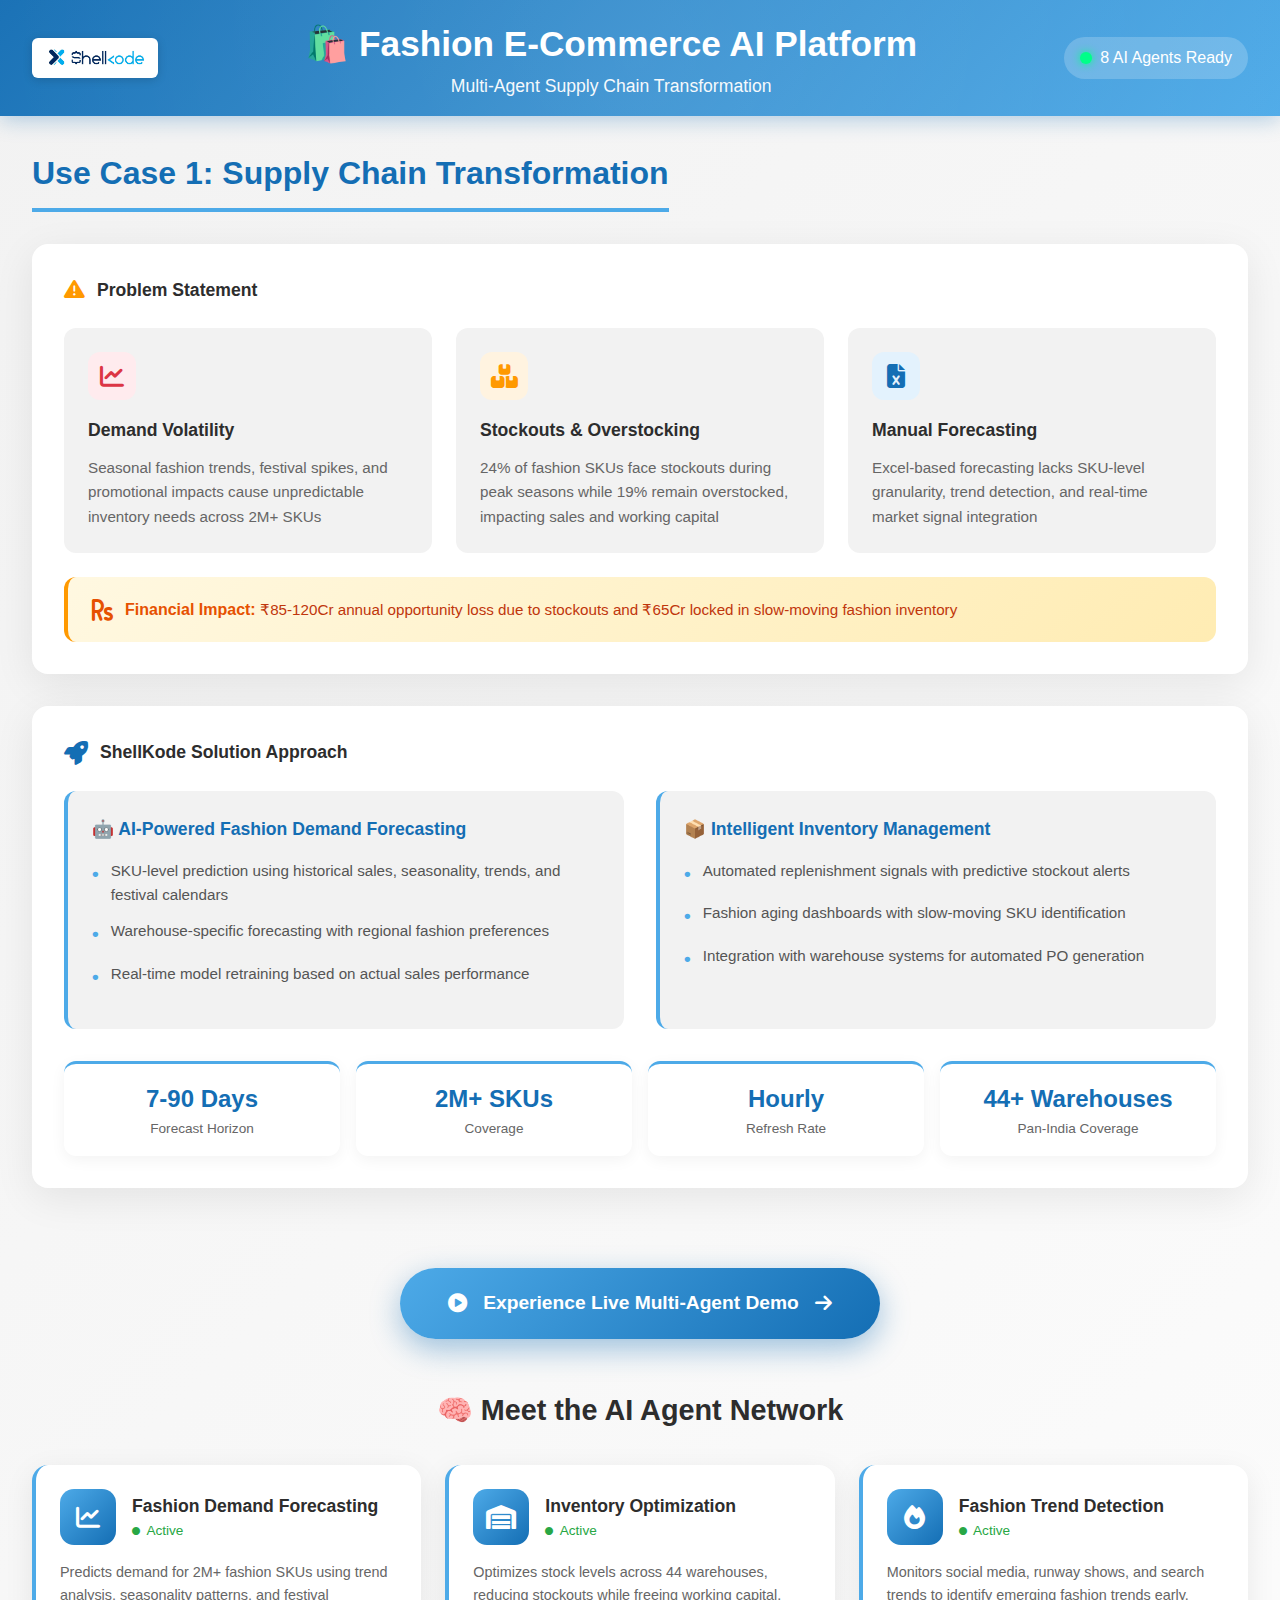
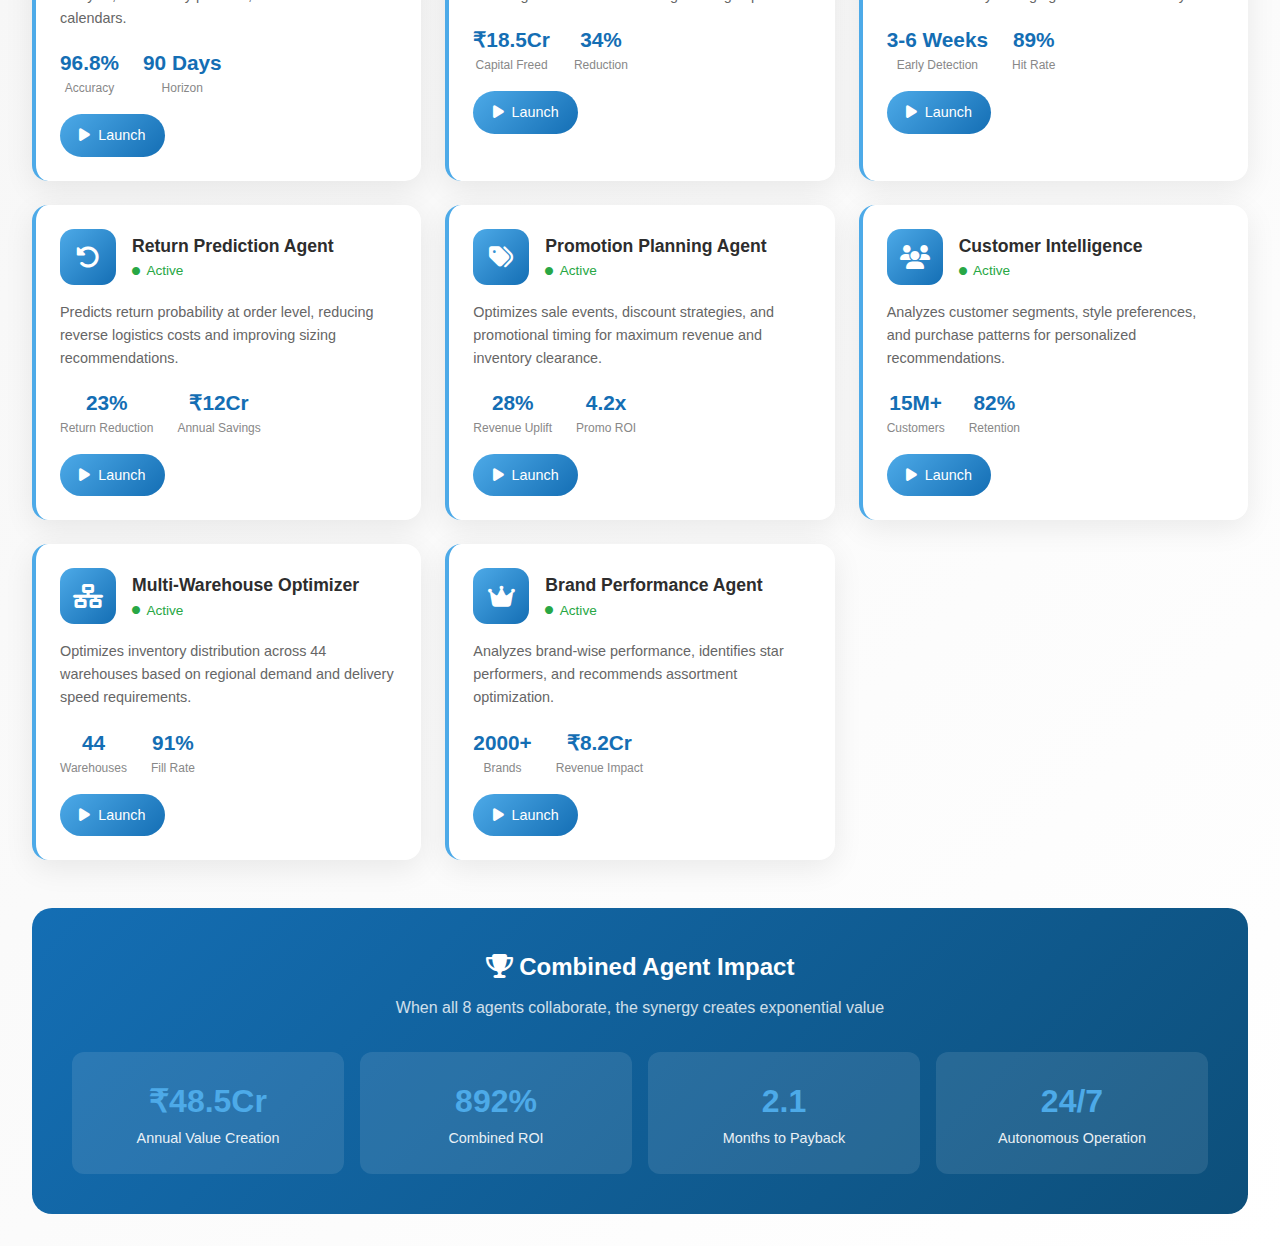
<file: index.html>
<!DOCTYPE html>
<html lang="en">
<head>
    <meta charset="UTF-8">
    <meta name="viewport" content="width=device-width, initial-scale=1.0">
    <title>ShellKode AI - Fashion E-Commerce Supply Chain Transformation</title>
    <link href="https://cdnjs.cloudflare.com/ajax/libs/font-awesome/6.4.0/css/all.min.css" rel="stylesheet">
    <style>
        :root {
            --primary-blue: #4daae8;
            --dark-blue: #146eb4;
            --light-gray: #f2f2f2;
            --white: #ffffff;
            --dark-text: #2d2d2d;
            --success-green: #28a745;
            --warning-orange: #ff9900;
            --danger-red: #dc3545;
        }

        * { margin: 0; padding: 0; box-sizing: border-box; }

        body {
            font-family: 'Segoe UI', -apple-system, BlinkMacSystemFont, sans-serif;
            background: linear-gradient(135deg, var(--light-gray) 0%, var(--white) 100%);
            color: var(--dark-text);
            line-height: 1.6;
        }

        .header {
            background: linear-gradient(135deg, var(--dark-blue) 0%, var(--primary-blue) 100%);
            color: white;
            padding: 1rem 2rem;
            box-shadow: 0 4px 20px rgba(20, 110, 180, 0.3);
            display: flex;
            justify-content: space-between;
            align-items: center;
            flex-wrap: wrap;
            position: relative;
            overflow: hidden;
        }

        .header::before {
            content: '';
            position: absolute;
            top: -50%;
            right: -50%;
            width: 200%;
            height: 200%;
            background: radial-gradient(circle, rgba(255,255,255,0.1) 0%, transparent 70%);
            animation: pulse 4s ease-in-out infinite;
        }

        @keyframes pulse {
            0%, 100% { opacity: 0.5; transform: scale(1); }
            50% { opacity: 0.8; transform: scale(1.1); }
        }

        .logo-img {
            width: 126px;
            height: auto;
            display: block;
            background: white;
            padding: 8px 12px;
            border-radius: 6px;
            box-shadow: 0 2px 10px rgba(0,0,0,0.15);
            z-index: 10;
        }

        .title-section {
            flex: 1;
            z-index: 10;
            text-align: center;
        }

        .title-section h1 {
            font-size: 2.2rem;
            font-weight: 700;
        }

        .subtitle {
            font-size: 1.1rem;
            opacity: 0.95;
        }

        .ai-status {
            display: flex;
            align-items: center;
            gap: 0.5rem;
            background: rgba(255,255,255,0.2);
            padding: 0.5rem 1rem;
            border-radius: 25px;
            z-index: 10;
        }

        .ai-pulse {
            width: 12px;
            height: 12px;
            background: #00ff88;
            border-radius: 50%;
            animation: aiPulse 2s infinite;
            box-shadow: 0 0 10px #00ff88;
        }

        @keyframes aiPulse {
            0%, 100% { opacity: 1; transform: scale(1); }
            50% { opacity: 0.6; transform: scale(1.3); }
        }

        .container {
            max-width: 1400px;
            margin: 0 auto;
            padding: 2rem;
        }

        .use-case-title {
            font-size: 2rem;
            color: var(--dark-blue);
            font-weight: 700;
            border-bottom: 4px solid var(--primary-blue);
            padding-bottom: 0.5rem;
            display: inline-block;
            margin-bottom: 2rem;
        }

        .problem-section, .solution-section {
            background: white;
            border-radius: 16px;
            padding: 2rem;
            margin-bottom: 2rem;
            box-shadow: 0 10px 40px rgba(0,0,0,0.08);
        }

        .section-header {
            display: flex;
            align-items: center;
            gap: 0.75rem;
            margin-bottom: 1.5rem;
            font-size: 1.1rem;
            font-weight: 600;
        }

        .section-header i { color: var(--warning-orange); font-size: 1.3rem; }

        .problems-grid {
            display: grid;
            grid-template-columns: repeat(auto-fit, minmax(280px, 1fr));
            gap: 1.5rem;
            margin-bottom: 1.5rem;
        }

        .problem-card {
            background: var(--light-gray);
            border-radius: 12px;
            padding: 1.5rem;
            transition: all 0.3s ease;
        }

        .problem-card:hover {
            transform: translateY(-3px);
            box-shadow: 0 8px 25px rgba(0,0,0,0.1);
        }

        .problem-icon {
            width: 48px;
            height: 48px;
            border-radius: 12px;
            display: flex;
            align-items: center;
            justify-content: center;
            margin-bottom: 1rem;
            font-size: 1.5rem;
        }

        .problem-icon.red { background: #ffebee; color: var(--danger-red); }
        .problem-icon.orange { background: #fff3e0; color: var(--warning-orange); }
        .problem-icon.blue { background: #e3f2fd; color: var(--dark-blue); }

        .problem-card h3 {
            font-size: 1.1rem;
            margin-bottom: 0.75rem;
            font-weight: 600;
        }

        .problem-card p {
            font-size: 0.95rem;
            color: #666;
        }

        .financial-impact {
            background: linear-gradient(135deg, #fff8e1 0%, #ffecb3 100%);
            border-radius: 12px;
            padding: 1.25rem 1.5rem;
            display: flex;
            align-items: center;
            gap: 0.75rem;
            border-left: 4px solid var(--warning-orange);
        }

        .financial-impact strong { color: #e65100; }
        .financial-impact span { color: #bf360c; font-size: 0.95rem; }

        .solution-header {
            display: flex;
            align-items: center;
            gap: 0.75rem;
            margin-bottom: 1.5rem;
        }

        .solution-header i { color: var(--dark-blue); font-size: 1.5rem; }
        .solution-header span { font-size: 1.1rem; font-weight: 600; }

        .solutions-grid {
            display: grid;
            grid-template-columns: repeat(auto-fit, minmax(350px, 1fr));
            gap: 2rem;
            margin-bottom: 2rem;
        }

        .solution-card {
            background: var(--light-gray);
            border-radius: 12px;
            padding: 1.5rem;
            border-left: 4px solid var(--primary-blue);
        }

        .solution-card h3 {
            color: var(--dark-blue);
            font-size: 1.1rem;
            margin-bottom: 1rem;
            font-weight: 600;
        }

        .solution-card ul { list-style: none; }

        .solution-card li {
            display: flex;
            align-items: flex-start;
            gap: 0.75rem;
            margin-bottom: 0.75rem;
            font-size: 0.95rem;
            color: #555;
        }

        .solution-card li::before {
            content: '•';
            color: var(--primary-blue);
            font-weight: bold;
            font-size: 1.2rem;
        }

        .metrics-bar {
            display: grid;
            grid-template-columns: repeat(4, 1fr);
            gap: 1rem;
        }

        .metric-item {
            text-align: center;
            padding: 1rem;
            background: white;
            border-radius: 12px;
            box-shadow: 0 4px 15px rgba(0,0,0,0.05);
            border-top: 3px solid var(--primary-blue);
        }

        .metric-value {
            font-size: 1.5rem;
            font-weight: 700;
            color: var(--dark-blue);
        }

        .metric-label {
            font-size: 0.85rem;
            color: #666;
        }

        .cta-section {
            text-align: center;
            padding: 3rem 0;
        }

        .cta-button {
            display: inline-flex;
            align-items: center;
            gap: 1rem;
            background: linear-gradient(135deg, var(--primary-blue) 0%, var(--dark-blue) 100%);
            color: white;
            padding: 1.25rem 3rem;
            border-radius: 50px;
            font-size: 1.2rem;
            font-weight: 600;
            text-decoration: none;
            transition: all 0.3s ease;
            box-shadow: 0 10px 30px rgba(20, 110, 180, 0.4);
        }

        .cta-button:hover {
            transform: translateY(-3px) scale(1.02);
            box-shadow: 0 15px 40px rgba(20, 110, 180, 0.5);
        }

        .agents-section h2 {
            font-size: 1.8rem;
            text-align: center;
            margin-bottom: 2rem;
        }

        .agents-grid {
            display: grid;
            grid-template-columns: repeat(auto-fit, minmax(320px, 1fr));
            gap: 1.5rem;
        }

        .agent-card {
            background: white;
            border-radius: 16px;
            padding: 1.5rem;
            box-shadow: 0 8px 30px rgba(0,0,0,0.08);
            transition: all 0.3s ease;
            border-left: 4px solid var(--primary-blue);
            cursor: pointer;
        }

        .agent-card:hover {
            transform: translateY(-5px);
            box-shadow: 0 15px 50px rgba(20, 110, 180, 0.15);
        }

        .agent-header {
            display: flex;
            align-items: center;
            gap: 1rem;
            margin-bottom: 1rem;
        }

        .agent-icon {
            width: 56px;
            height: 56px;
            background: linear-gradient(135deg, var(--primary-blue), var(--dark-blue));
            border-radius: 14px;
            display: flex;
            align-items: center;
            justify-content: center;
            color: white;
            font-size: 1.5rem;
        }

        .agent-info h3 {
            font-size: 1.1rem;
            font-weight: 600;
        }

        .agent-status {
            display: flex;
            align-items: center;
            gap: 0.4rem;
            font-size: 0.85rem;
            color: var(--success-green);
        }

        .agent-status i { font-size: 0.5rem; }

        .agent-description {
            font-size: 0.9rem;
            color: #666;
            margin-bottom: 1rem;
        }

        .agent-metrics { display: flex; gap: 1.5rem; }

        .agent-metric { text-align: center; }

        .agent-metric-value {
            font-size: 1.3rem;
            font-weight: 700;
            color: var(--dark-blue);
        }

        .agent-metric-label { font-size: 0.75rem; color: #888; }

        .launch-btn {
            display: inline-flex;
            align-items: center;
            gap: 0.5rem;
            background: linear-gradient(135deg, var(--primary-blue), var(--dark-blue));
            color: white;
            padding: 0.6rem 1.2rem;
            border-radius: 25px;
            font-size: 0.9rem;
            text-decoration: none;
            margin-top: 1rem;
            transition: all 0.3s ease;
        }

        .launch-btn:hover {
            transform: scale(1.05);
            box-shadow: 0 5px 20px rgba(20, 110, 180, 0.4);
        }

        .footer-stats {
            background: linear-gradient(135deg, var(--dark-blue) 0%, #0d4f7a 100%);
            border-radius: 20px;
            padding: 2.5rem;
            margin-top: 3rem;
            color: white;
        }

        .footer-stats h2 {
            text-align: center;
            margin-bottom: 0.5rem;
        }

        .footer-stats > p {
            text-align: center;
            opacity: 0.8;
            margin-bottom: 2rem;
        }

        .footer-metrics {
            display: grid;
            grid-template-columns: repeat(4, 1fr);
            gap: 1rem;
        }

        .footer-metric {
            text-align: center;
            padding: 1.5rem;
            background: rgba(255,255,255,0.1);
            border-radius: 12px;
        }

        .footer-metric-value {
            font-size: 2rem;
            font-weight: 700;
            color: var(--primary-blue);
        }

        .footer-metric-label {
            font-size: 0.9rem;
            opacity: 0.9;
        }

        .processing-overlay {
            display: none;
            position: fixed;
            top: 0;
            left: 0;
            width: 100%;
            height: 100%;
            background: rgba(0,0,0,0.8);
            z-index: 1000;
            justify-content: center;
            align-items: center;
        }

        .processing-content { text-align: center; color: white; }

        .processing-spinner {
            width: 80px;
            height: 80px;
            border: 4px solid rgba(255,255,255,0.2);
            border-top-color: var(--primary-blue);
            border-radius: 50%;
            animation: spin 1s linear infinite;
            margin: 0 auto 2rem;
        }

        @keyframes spin { to { transform: rotate(360deg); } }

        @media (max-width: 768px) {
            .header { flex-direction: column; text-align: center; gap: 1rem; }
            .metrics-bar, .footer-metrics { grid-template-columns: repeat(2, 1fr); }
            .agents-grid { grid-template-columns: 1fr; }
        }
    </style>
</head>
<body>
    <header class="header">
        <img src="shellkode.png" alt="ShellKode" class="logo-img">
        <div class="title-section">
            <h1>🛍️ Fashion E-Commerce AI Platform</h1>
            <p class="subtitle">Multi-Agent Supply Chain Transformation</p>
        </div>
        <div class="ai-status">
            <div class="ai-pulse"></div>
            <span>8 AI Agents Ready</span>
        </div>
    </header>

    <div class="container">
        <h2 class="use-case-title">Use Case 1: Supply Chain Transformation</h2>

        <div class="problem-section">
            <div class="section-header">
                <i class="fas fa-exclamation-triangle"></i>
                <span>Problem Statement</span>
            </div>
            <div class="problems-grid">
                <div class="problem-card">
                    <div class="problem-icon red"><i class="fas fa-chart-line"></i></div>
                    <h3>Demand Volatility</h3>
                    <p>Seasonal fashion trends, festival spikes, and promotional impacts cause unpredictable inventory needs across 2M+ SKUs</p>
                </div>
                <div class="problem-card">
                    <div class="problem-icon orange"><i class="fas fa-boxes"></i></div>
                    <h3>Stockouts & Overstocking</h3>
                    <p>24% of fashion SKUs face stockouts during peak seasons while 19% remain overstocked, impacting sales and working capital</p>
                </div>
                <div class="problem-card">
                    <div class="problem-icon blue"><i class="fas fa-file-excel"></i></div>
                    <h3>Manual Forecasting</h3>
                    <p>Excel-based forecasting lacks SKU-level granularity, trend detection, and real-time market signal integration</p>
                </div>
            </div>
            <div class="financial-impact">
                <i class="fas fa-rupee-sign" style="font-size: 1.5rem; color: #e65100;"></i>
                <div>
                    <strong>Financial Impact:</strong>
                    <span>₹85-120Cr annual opportunity loss due to stockouts and ₹65Cr locked in slow-moving fashion inventory</span>
                </div>
            </div>
        </div>

        <div class="solution-section">
            <div class="solution-header">
                <i class="fas fa-rocket"></i>
                <span>ShellKode Solution Approach</span>
            </div>
            <div class="solutions-grid">
                <div class="solution-card">
                    <h3>🤖 AI-Powered Fashion Demand Forecasting</h3>
                    <ul>
                        <li>SKU-level prediction using historical sales, seasonality, trends, and festival calendars</li>
                        <li>Warehouse-specific forecasting with regional fashion preferences</li>
                        <li>Real-time model retraining based on actual sales performance</li>
                    </ul>
                </div>
                <div class="solution-card">
                    <h3>📦 Intelligent Inventory Management</h3>
                    <ul>
                        <li>Automated replenishment signals with predictive stockout alerts</li>
                        <li>Fashion aging dashboards with slow-moving SKU identification</li>
                        <li>Integration with warehouse systems for automated PO generation</li>
                    </ul>
                </div>
            </div>
            <div class="metrics-bar">
                <div class="metric-item">
                    <div class="metric-value">7-90 Days</div>
                    <div class="metric-label">Forecast Horizon</div>
                </div>
                <div class="metric-item">
                    <div class="metric-value">2M+ SKUs</div>
                    <div class="metric-label">Coverage</div>
                </div>
                <div class="metric-item">
                    <div class="metric-value">Hourly</div>
                    <div class="metric-label">Refresh Rate</div>
                </div>
                <div class="metric-item">
                    <div class="metric-value">44+ Warehouses</div>
                    <div class="metric-label">Pan-India Coverage</div>
                </div>
            </div>
        </div>

        <div class="cta-section">
            <a href="integrated-workflow.html" class="cta-button">
                <i class="fas fa-play-circle"></i>
                Experience Live Multi-Agent Demo
                <i class="fas fa-arrow-right"></i>
            </a>
        </div>

        <div class="agents-section">
            <h2>🧠 Meet the AI Agent Network</h2>
            <div class="agents-grid">
                <div class="agent-card" onclick="launchAgent('demand-forecasting-agent.html')">
                    <div class="agent-header">
                        <div class="agent-icon"><i class="fas fa-chart-line"></i></div>
                        <div class="agent-info">
                            <h3>Fashion Demand Forecasting</h3>
                            <div class="agent-status"><i class="fas fa-circle"></i> Active</div>
                        </div>
                    </div>
                    <p class="agent-description">Predicts demand for 2M+ fashion SKUs using trend analysis, seasonality patterns, and festival calendars.</p>
                    <div class="agent-metrics">
                        <div class="agent-metric">
                            <div class="agent-metric-value">96.8%</div>
                            <div class="agent-metric-label">Accuracy</div>
                        </div>
                        <div class="agent-metric">
                            <div class="agent-metric-value">90 Days</div>
                            <div class="agent-metric-label">Horizon</div>
                        </div>
                    </div>
                    <a href="demand-forecasting-agent.html" class="launch-btn"><i class="fas fa-play"></i> Launch</a>
                </div>

                <div class="agent-card" onclick="launchAgent('inventory-optimization-agent.html')">
                    <div class="agent-header">
                        <div class="agent-icon"><i class="fas fa-warehouse"></i></div>
                        <div class="agent-info">
                            <h3>Inventory Optimization</h3>
                            <div class="agent-status"><i class="fas fa-circle"></i> Active</div>
                        </div>
                    </div>
                    <p class="agent-description">Optimizes stock levels across 44 warehouses, reducing stockouts while freeing working capital.</p>
                    <div class="agent-metrics">
                        <div class="agent-metric">
                            <div class="agent-metric-value">₹18.5Cr</div>
                            <div class="agent-metric-label">Capital Freed</div>
                        </div>
                        <div class="agent-metric">
                            <div class="agent-metric-value">34%</div>
                            <div class="agent-metric-label">Reduction</div>
                        </div>
                    </div>
                    <a href="inventory-optimization-agent.html" class="launch-btn"><i class="fas fa-play"></i> Launch</a>
                </div>

                <div class="agent-card" onclick="launchAgent('trend-detection-agent.html')">
                    <div class="agent-header">
                        <div class="agent-icon"><i class="fas fa-fire"></i></div>
                        <div class="agent-info">
                            <h3>Fashion Trend Detection</h3>
                            <div class="agent-status"><i class="fas fa-circle"></i> Active</div>
                        </div>
                    </div>
                    <p class="agent-description">Monitors social media, runway shows, and search trends to identify emerging fashion trends early.</p>
                    <div class="agent-metrics">
                        <div class="agent-metric">
                            <div class="agent-metric-value">3-6 Weeks</div>
                            <div class="agent-metric-label">Early Detection</div>
                        </div>
                        <div class="agent-metric">
                            <div class="agent-metric-value">89%</div>
                            <div class="agent-metric-label">Hit Rate</div>
                        </div>
                    </div>
                    <a href="trend-detection-agent.html" class="launch-btn"><i class="fas fa-play"></i> Launch</a>
                </div>

                <div class="agent-card" onclick="launchAgent('return-prediction-agent.html')">
                    <div class="agent-header">
                        <div class="agent-icon"><i class="fas fa-undo-alt"></i></div>
                        <div class="agent-info">
                            <h3>Return Prediction Agent</h3>
                            <div class="agent-status"><i class="fas fa-circle"></i> Active</div>
                        </div>
                    </div>
                    <p class="agent-description">Predicts return probability at order level, reducing reverse logistics costs and improving sizing recommendations.</p>
                    <div class="agent-metrics">
                        <div class="agent-metric">
                            <div class="agent-metric-value">23%</div>
                            <div class="agent-metric-label">Return Reduction</div>
                        </div>
                        <div class="agent-metric">
                            <div class="agent-metric-value">₹12Cr</div>
                            <div class="agent-metric-label">Annual Savings</div>
                        </div>
                    </div>
                    <a href="return-prediction-agent.html" class="launch-btn"><i class="fas fa-play"></i> Launch</a>
                </div>

                <div class="agent-card" onclick="launchAgent('promotion-planning-agent.html')">
                    <div class="agent-header">
                        <div class="agent-icon"><i class="fas fa-tags"></i></div>
                        <div class="agent-info">
                            <h3>Promotion Planning Agent</h3>
                            <div class="agent-status"><i class="fas fa-circle"></i> Active</div>
                        </div>
                    </div>
                    <p class="agent-description">Optimizes sale events, discount strategies, and promotional timing for maximum revenue and inventory clearance.</p>
                    <div class="agent-metrics">
                        <div class="agent-metric">
                            <div class="agent-metric-value">28%</div>
                            <div class="agent-metric-label">Revenue Uplift</div>
                        </div>
                        <div class="agent-metric">
                            <div class="agent-metric-value">4.2x</div>
                            <div class="agent-metric-label">Promo ROI</div>
                        </div>
                    </div>
                    <a href="promotion-planning-agent.html" class="launch-btn"><i class="fas fa-play"></i> Launch</a>
                </div>

                <div class="agent-card" onclick="launchAgent('customer-intelligence-agent.html')">
                    <div class="agent-header">
                        <div class="agent-icon"><i class="fas fa-users"></i></div>
                        <div class="agent-info">
                            <h3>Customer Intelligence</h3>
                            <div class="agent-status"><i class="fas fa-circle"></i> Active</div>
                        </div>
                    </div>
                    <p class="agent-description">Analyzes customer segments, style preferences, and purchase patterns for personalized recommendations.</p>
                    <div class="agent-metrics">
                        <div class="agent-metric">
                            <div class="agent-metric-value">15M+</div>
                            <div class="agent-metric-label">Customers</div>
                        </div>
                        <div class="agent-metric">
                            <div class="agent-metric-value">82%</div>
                            <div class="agent-metric-label">Retention</div>
                        </div>
                    </div>
                    <a href="customer-intelligence-agent.html" class="launch-btn"><i class="fas fa-play"></i> Launch</a>
                </div>

                <div class="agent-card" onclick="launchAgent('multi-warehouse-agent.html')">
                    <div class="agent-header">
                        <div class="agent-icon"><i class="fas fa-network-wired"></i></div>
                        <div class="agent-info">
                            <h3>Multi-Warehouse Optimizer</h3>
                            <div class="agent-status"><i class="fas fa-circle"></i> Active</div>
                        </div>
                    </div>
                    <p class="agent-description">Optimizes inventory distribution across 44 warehouses based on regional demand and delivery speed requirements.</p>
                    <div class="agent-metrics">
                        <div class="agent-metric">
                            <div class="agent-metric-value">44</div>
                            <div class="agent-metric-label">Warehouses</div>
                        </div>
                        <div class="agent-metric">
                            <div class="agent-metric-value">91%</div>
                            <div class="agent-metric-label">Fill Rate</div>
                        </div>
                    </div>
                    <a href="multi-warehouse-agent.html" class="launch-btn"><i class="fas fa-play"></i> Launch</a>
                </div>

                <div class="agent-card" onclick="launchAgent('brand-performance-agent.html')">
                    <div class="agent-header">
                        <div class="agent-icon"><i class="fas fa-crown"></i></div>
                        <div class="agent-info">
                            <h3>Brand Performance Agent</h3>
                            <div class="agent-status"><i class="fas fa-circle"></i> Active</div>
                        </div>
                    </div>
                    <p class="agent-description">Analyzes brand-wise performance, identifies star performers, and recommends assortment optimization.</p>
                    <div class="agent-metrics">
                        <div class="agent-metric">
                            <div class="agent-metric-value">2000+</div>
                            <div class="agent-metric-label">Brands</div>
                        </div>
                        <div class="agent-metric">
                            <div class="agent-metric-value">₹8.2Cr</div>
                            <div class="agent-metric-label">Revenue Impact</div>
                        </div>
                    </div>
                    <a href="brand-performance-agent.html" class="launch-btn"><i class="fas fa-play"></i> Launch</a>
                </div>
            </div>
        </div>

        <div class="footer-stats">
            <h2><i class="fas fa-trophy"></i> Combined Agent Impact</h2>
            <p>When all 8 agents collaborate, the synergy creates exponential value</p>
            <div class="footer-metrics">
                <div class="footer-metric">
                    <div class="footer-metric-value">₹48.5Cr</div>
                    <div class="footer-metric-label">Annual Value Creation</div>
                </div>
                <div class="footer-metric">
                    <div class="footer-metric-value">892%</div>
                    <div class="footer-metric-label">Combined ROI</div>
                </div>
                <div class="footer-metric">
                    <div class="footer-metric-value">2.1</div>
                    <div class="footer-metric-label">Months to Payback</div>
                </div>
                <div class="footer-metric">
                    <div class="footer-metric-value">24/7</div>
                    <div class="footer-metric-label">Autonomous Operation</div>
                </div>
            </div>
        </div>
    </div>

    <div class="processing-overlay" id="processingOverlay">
        <div class="processing-content">
            <div class="processing-spinner"></div>
            <h2>Initializing AI Agent...</h2>
            <p>Loading analytics and intelligence modules</p>
        </div>
    </div>

    <script>
        function launchAgent(agentUrl) {
            document.getElementById('processingOverlay').style.display = 'flex';
            setTimeout(() => { window.location.href = agentUrl; }, 1500);
        }
    </script>
</body>
</html>
</file>
